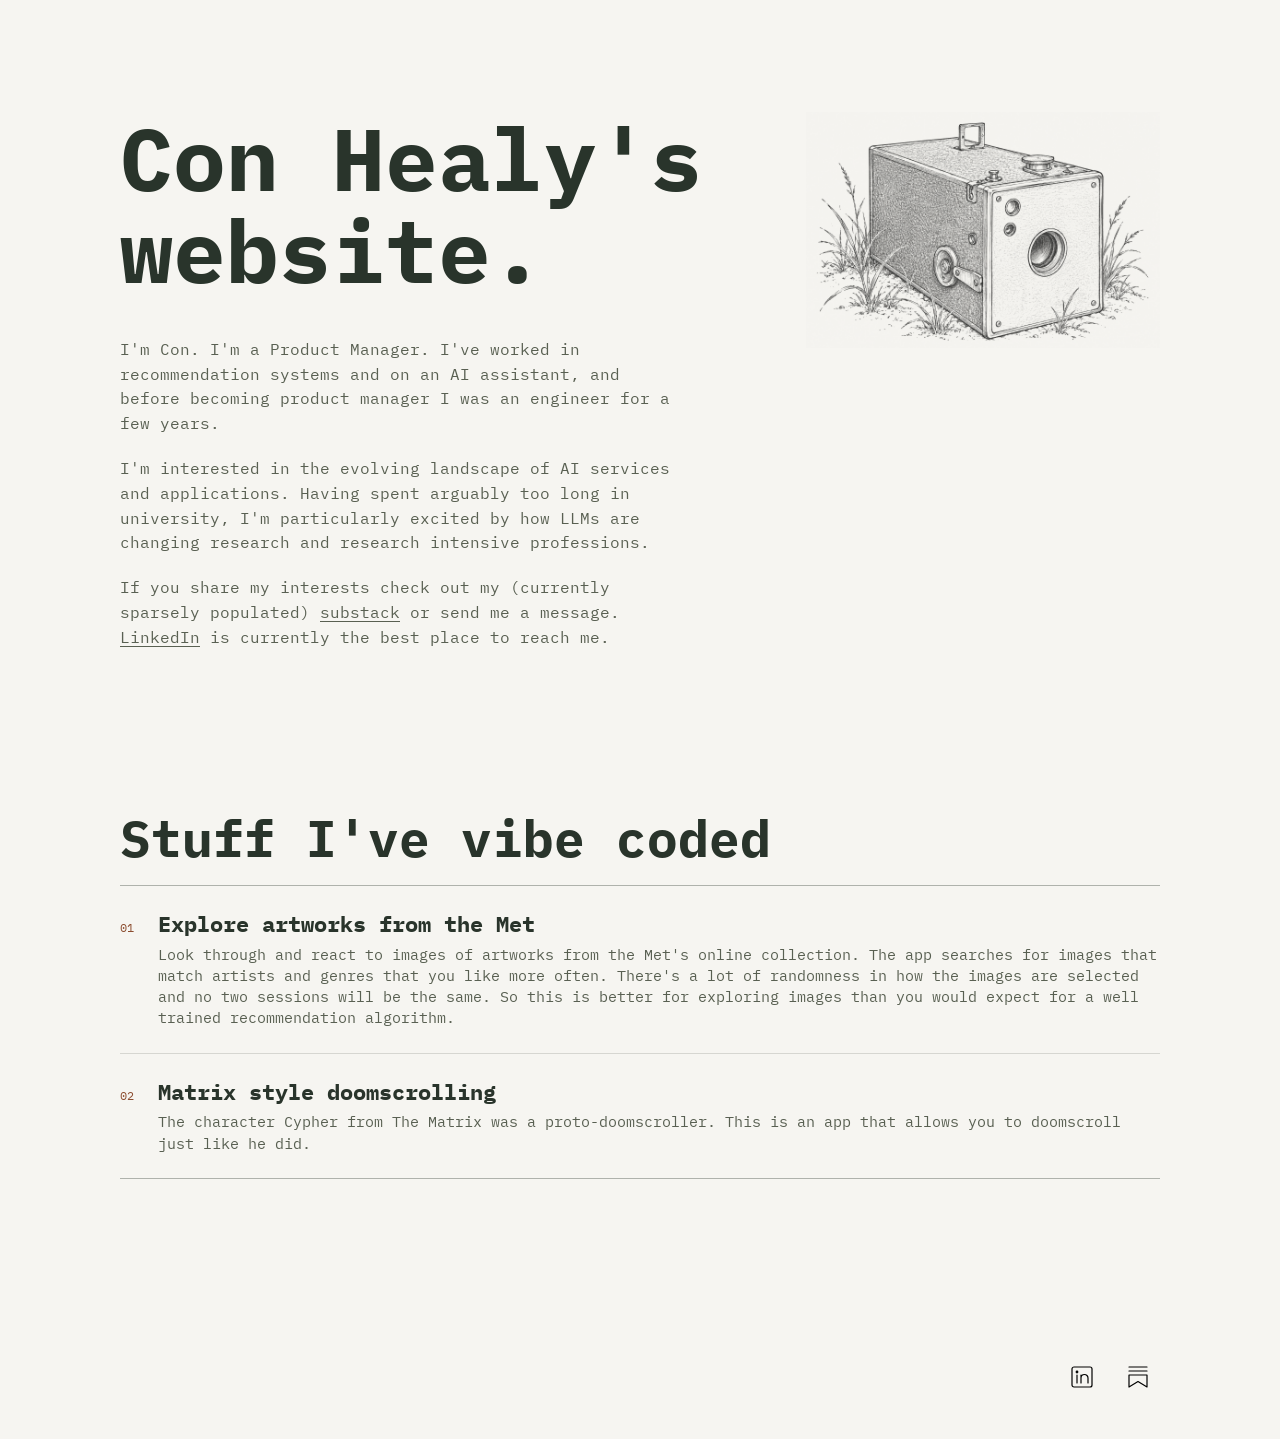
<file: index.html>
<!DOCTYPE html>
<html lang="en">
  <head>
    <meta charset="UTF-8" />
    <meta name="viewport" content="width=device-width, initial-scale=1.0" />
    <title>Con Healy's website</title>
    <meta
      name="description"
      content="A personal website for Con Healy: ideas, interests, and vibe coded web apps."
    />
    <link rel="preconnect" href="https://fonts.googleapis.com" />
    <link rel="preconnect" href="https://fonts.gstatic.com" crossorigin />
    <link href="https://fonts.googleapis.com/css2?family=IBM+Plex+Mono:wght@400;700&display=swap" rel="stylesheet" />
    <link rel="stylesheet" href="styles.css" />
  </head>
  <body>
    <main class="site-shell">
      <div class="content-wrap">
        <img class="camera-illustration" src="assets/kodak-camera.png" alt="" width="1536" height="1024" />
        <section class="intro" id="top" aria-labelledby="page-title">
          <h1 id="page-title">Con Healy's<br />website.</h1>

          <div class="intro-copy">
            <p>
              I'm Con. I'm a Product Manager. I've worked in recommendation
              systems and on an AI assistant, and before becoming product
              manager I was an engineer for a few years.
            </p>
            <p>
              I'm interested in the evolving landscape of AI services and
              applications. Having spent arguably too long in university, I'm
              particularly excited by how LLMs are changing research and research
              intensive professions.
            </p>
            <p>
              If you share my interests check out my (currently sparsely populated)
              <a href="https://conhealy.substack.com/" target="_blank" rel="noreferrer">substack</a>
              or send me a message.
              <a href="https://www.linkedin.com/in/conhealy" target="_blank" rel="noreferrer">LinkedIn</a>
              is currently the best place to reach me.
            </p>
          </div>
        </section>

        <section class="projects" id="projects" aria-labelledby="projects-title">
          <div class="section-heading">
            <h2 id="projects-title">Stuff I've vibe coded</h2>
          </div>

          <div class="project-list">
            <div class="project-card">
              <span class="project-number">01</span>
              <span class="project-info">
                <a class="project-title" href="/explore-met-art">Explore artworks from the Met</a>
                <span class="project-description">
                  Look through and react to images of artworks from the Met's
                  online collection. The app searches for images that match
                  artists and genres that you like more often. There's a lot of
                  randomness in how the images are selected and no two sessions
                  will be the same. So this is better for exploring images than
                  you would expect for a well trained recommendation algorithm.
                </span>
              </span>
            </div>
            <div class="project-card">
              <span class="project-number">02</span>
              <span class="project-info">
                <a class="project-title" href="/matrix-retrofuturistic-doomscroll">Matrix style doomscrolling</a>
                <span class="project-description">
                  The character Cypher from The Matrix was a proto-doomscroller.
                  This is an app that allows you to doomscroll just like he did.
                </span>
              </span>
            </div>
          </div>
        </section>

        <footer class="site-footer">
          <a
            href="https://www.linkedin.com/in/conhealy"
            target="_blank"
            rel="noreferrer"
            aria-label="LinkedIn"
            title="LinkedIn"
          >
            <svg viewBox="0 0 24 24" aria-hidden="true" focusable="false">
              <rect x="2" y="2" width="20" height="20" rx="2" />
              <circle cx="7" cy="7" r="0.8" />
              <path d="M7 10v8M11 10v8M11 13a3.5 3.5 0 0 1 7 0v5" />
            </svg>
          </a>
          <a
            href="https://conhealy.substack.com/"
            target="_blank"
            rel="noreferrer"
            aria-label="Substack"
            title="Substack"
          >
            <svg viewBox="0 0 24 24" aria-hidden="true" focusable="false">
              <path d="M3 2h18M3 6h18M3 10h18v12l-9-5.4L3 22Z" />
            </svg>
          </a>
        </footer>
      </div>
    </main>
  </body>
</html>
</file>
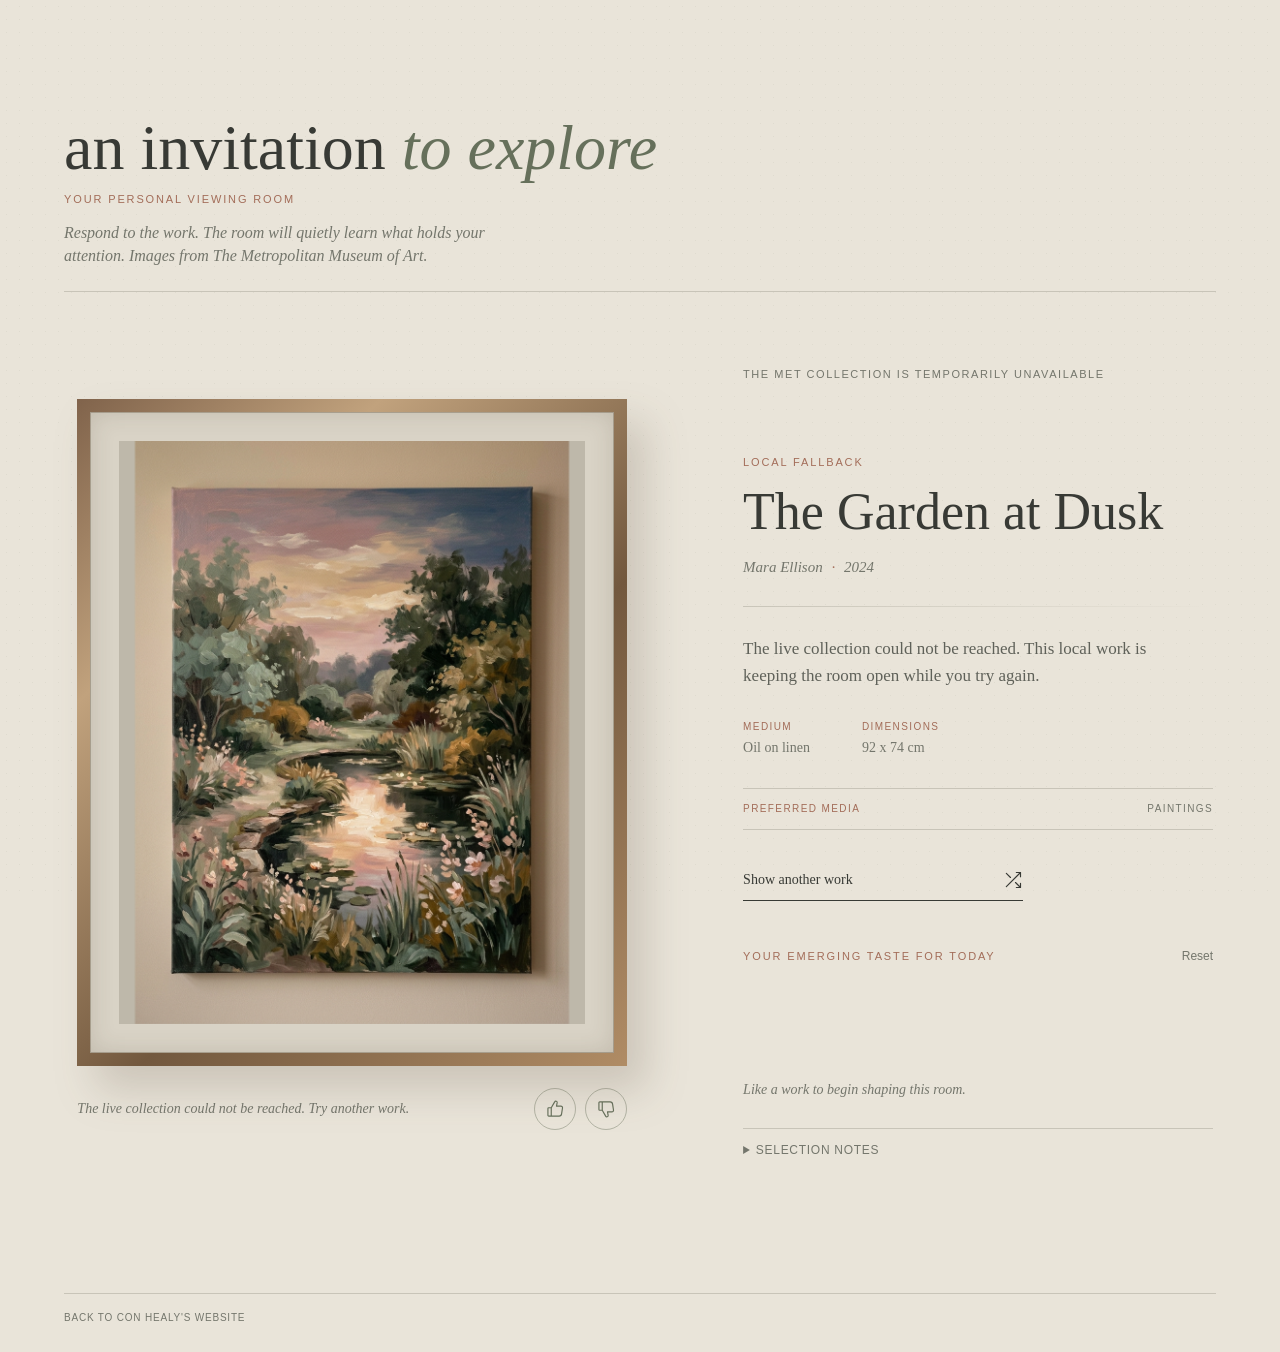
<file: explore-met-art/index.html>
<!doctype html>
<html lang="en">
  <head>
    <meta charset="utf-8" />
    <meta name="viewport" content="width=device-width, initial-scale=1" />
    <base href="/explore-met-art/" />
    <meta name="theme-color" content="#e9e4d9" />
    <meta
      name="description"
      content="An art discovery experience that adapts to your preferences. Images from the Metropolitan Museum of Art."
    />
    <link
      rel="icon"
      type="image/svg+xml"
      href="data:image/svg+xml,%3Csvg xmlns='http://www.w3.org/2000/svg' viewBox='0 0 64 64'%3E%3Crect width='64' height='64' rx='8' fill='%23e9e4d9'/%3E%3Cpath d='M18 46V18h28v28z' fill='none' stroke='%2366705b' stroke-width='3'/%3E%3Cpath d='M23 41l8-11 6 7 4-6' fill='none' stroke='%23a36d59' stroke-width='3'/%3E%3C/svg%3E"
    />
    <title>Stillroom — Art discovery</title>
    <link rel="stylesheet" href="styles.css?v=5" />
    <script src="app.js?v=16" defer></script>
  </head>
  <body>
    <main class="gallery-shell">
      <div class="paper-grain" aria-hidden="true"></div>

      <section class="gallery-intro" aria-labelledby="page-title">
        <p class="eyebrow">Your personal viewing room</p>
        <h1 id="page-title">an invitation <em>to explore</em></h1>
        <p class="intro-copy">Respond to the work. The room will quietly learn what holds your attention. Images from The Metropolitan Museum of Art.</p>
      </section>

      <section id="artwork" class="artwork-layout" aria-label="Artwork viewing room">
        <div class="painting-column">
          <div class="frame-shadow">
            <div class="frame">
              <div class="mat">
                <div class="painting-wrap">
                  <img id="painting" class="painting" src="assets/garden-at-dusk.png" alt="" />
                  <div class="loading-veil" id="loading-veil" aria-hidden="true"><span></span></div>
                </div>
              </div>
            </div>
          </div>

          <div class="artwork-reaction" aria-label="Rate this artwork">
            <span class="reaction-prompt" id="reaction-status" aria-live="polite">Does this work speak to you?</span>
            <div class="reaction-buttons">
              <button class="reaction-button" id="like-button" type="button" aria-label="Like this artwork" aria-pressed="false" title="Like">
                <svg viewBox="0 0 24 24" aria-hidden="true"><path d="M7.5 10.5v10h-3a1 1 0 0 1-1-1v-8a1 1 0 0 1 1-1h3Zm0 0 4.1-7.1a1.6 1.6 0 0 1 3 1l-.8 4.1h5.2a2 2 0 0 1 2 2.3l-1.1 7.1a3 3 0 0 1-3 2.6H7.5"></path></svg>
              </button>
              <button class="reaction-button" id="dislike-button" type="button" aria-label="Dislike this artwork" aria-pressed="false" title="Dislike">
                <svg viewBox="0 0 24 24" aria-hidden="true"><path d="M7.5 13.5v-10h-3a1 1 0 0 0-1 1v8a1 1 0 0 0 1 1h3Zm0 0 4.1 7.1a1.6 1.6 0 0 0 3-1l-.8-4.1h5.2a2 2 0 0 0 2-2.3l-1.1-7.1a3 3 0 0 0-3-2.6H7.5"></path></svg>
              </button>
            </div>
          </div>
          <div class="mobile-next-slot" id="mobile-next-slot"></div>
        </div>

        <article class="details-panel">
          <div class="details-topline">
            <span id="selection-mode">Connecting to the collection</span>
          </div>

          <div class="title-block">
            <p class="work-number" id="artwork-context">From the collection</p>
            <h2 id="artwork-title">The Garden at Dusk</h2>
            <p class="artist-line"><span id="artwork-artist">Mara Ellison</span> <b>·</b> <span id="artwork-year">2024</span></p>
          </div>

          <div class="soft-rule"></div>
          <p class="description" id="artwork-description"></p>

          <dl class="specs">
            <div><dt>Medium</dt><dd id="artwork-medium"></dd></div>
            <div><dt>Dimensions</dt><dd id="artwork-dimensions"></dd></div>
          </dl>

          <a class="artwork-link" id="artwork-link" href="#" target="_blank" rel="noreferrer" hidden>More info on this work</a>

          <details class="filter-details">
            <summary>
              <span>Preferred media</span>
              <span id="media-filter-summary">Paintings</span>
            </summary>
            <form id="media-filter-form">
              <fieldset>
                <legend>Include media</legend>
                <div class="media-options" id="media-options"></div>
              </fieldset>
              <div class="filter-actions">
                <div>
                  <button type="button" class="filter-preset" id="media-fine-art">Fine art</button>
                  <button type="button" class="filter-preset" id="media-all">All media</button>
                </div>
                <button type="submit" class="filter-apply">Apply</button>
              </div>
            </form>
          </details>

          <div id="desktop-next-slot">
            <button type="button" class="next-button" id="next-button">
              <span id="next-button-label">Show another work</span>
              <svg viewBox="0 0 24 24" aria-hidden="true"><path d="M16 3h5v5M4 20 21 3M21 16v5h-5M15 15l6 6M4 4l5 5"></path></svg>
            </button>
          </div>

          <section class="taste-section" aria-labelledby="taste-title">
            <div class="taste-heading">
              <p class="word-cloud-title" id="taste-title">Your emerging taste for today</p>
              <button type="button" class="reset-button" id="reset-button">Reset</button>
            </div>
            <div class="word-cloud" id="word-cloud" aria-live="polite"></div>
            <p class="empty-taste" id="empty-taste">Like a work to begin shaping this room.</p>
          </section>

          <details class="query-details" id="query-details">
            <summary>Selection notes</summary>
            <p class="query-label">How this work was selected</p>
            <p class="query-text" id="query-text">Connecting to The Metropolitan Museum of Art.</p>
          </details>
        </article>
      </section>

      <footer class="site-footer">
        <a href="/">Back to Con Healy's website</a>
      </footer>
    </main>
  </body>
</html>
</file>
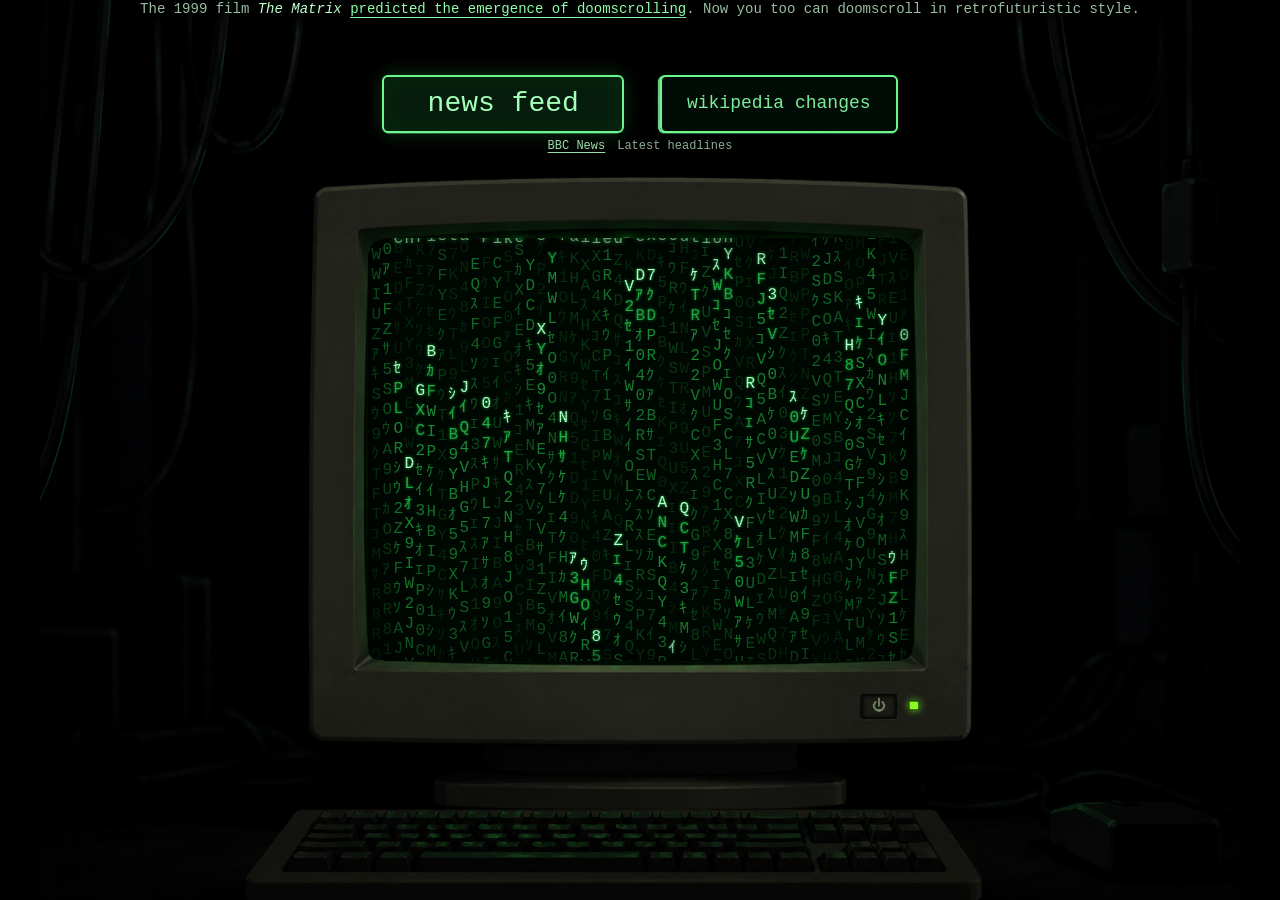
<file: matrix-retrofuturistic-doomscroll/index.html>
<!doctype html>
<html lang="en">
<head>
  <meta charset="utf-8">
  <meta name="viewport" content="width=device-width,initial-scale=1">
  <base href="/matrix-retrofuturistic-doomscroll/">
  <meta name="theme-color" content="#020503">
  <meta name="description" content="News and conversation decoded from a living stream of green code.">
  <title>Matrix Feed</title>
  <link rel="icon" type="image/svg+xml" href="data:image/svg+xml,%3Csvg xmlns='http://www.w3.org/2000/svg' viewBox='0 0 32 32'%3E%3Crect width='32' height='32' rx='4' fill='%23020503'/%3E%3Cpath d='M8 7v18M16 4v17M24 10v18' stroke='%236bff98' stroke-width='3' stroke-dasharray='3 2'/%3E%3C/svg%3E">
  <link rel="stylesheet" href="style.css">
  <script defer src="app.js"></script>
</head>
<body>
  <main class="terminal" aria-label="Matrix feed terminal">
    <div class="scene">
      <img class="scene-image" src="terminal.png" alt="A vintage CRT monitor and keyboard in a dark room with hanging cables" draggable="false">
      <header class="intro">
        <p>The 1999 film <em>The Matrix</em> <a href="https://www.youtube.com/watch?v=MvEXkd3O2ow&amp;t=3s" target="_blank" rel="noopener noreferrer">predicted the emergence of doomscrolling</a>. Now you too can doomscroll in retrofuturistic style.</p>
      </header>
      <nav class="feed-tabs" aria-label="Feed source">
        <button class="feed-tab active" data-feed="news" aria-pressed="true">news feed</button>
        <button class="feed-tab" data-feed="wikipedia" aria-pressed="false">wikipedia changes</button>
      </nav>
      <div class="source-status" aria-live="polite"><a id="source-link" href="https://www.bbc.com/news/world" target="_blank" rel="noopener noreferrer">BBC News</a><span id="feed-status">Connecting...</span></div>
      <section class="screen" aria-label="BBC World News stream">
        <canvas id="rain" aria-hidden="true"></canvas>
        <div class="feed sr-only" id="feed" role="log" aria-label="Sample headlines" aria-live="off"></div>
        <div class="scanlines" aria-hidden="true"></div>
      </section>
      <button class="power" id="pause" aria-label="Pause stream" aria-pressed="false" title="Pause stream"><span aria-hidden="true">&#9211;</span></button>
      <div class="power-led" aria-hidden="true"></div>
    </div>
  </main>
</body>
</html>
</file>
<file: styles.css>
:root {
  color-scheme: light;
  --paper: #f6f5f1;
  --ink: #29342b;
  --muted: #596052;
  --accent: #8c4d30;
  --rule: rgba(45, 53, 44, 0.35);
}

* {
  box-sizing: border-box;
}

html {
  scroll-behavior: smooth;
}

body {
  margin: 0;
  color: var(--ink);
  background: var(--paper);
  font-family: "IBM Plex Mono", monospace;
  -webkit-font-smoothing: antialiased;
}

a {
  color: inherit;
}

.site-shell {
  min-height: 100vh;
  position: relative;
  overflow: hidden;
  background: var(--paper);
}

.camera-illustration {
  pointer-events: none;
  display: block;
  width: 34%;
  height: auto;
  position: absolute;
  top: clamp(4rem, 9vw, 7rem);
  right: 0;
  opacity: 0.8;
  mix-blend-mode: multiply;
}

.content-wrap {
  z-index: 1;
  background: var(--paper);
  width: min(100% - 3rem, 1040px);
  margin: 0 auto;
  position: relative;
}

.intro {
  max-width: 62%;
  padding: clamp(4rem, 9vw, 7rem) 0 10rem;
}

h1,
h2 {
  font-family: inherit;
  letter-spacing: 0;
  margin: 0;
  font-weight: 700;
}

h1 {
  color: var(--ink);
  font-size: clamp(2.5rem, 8vw, 5.5rem);
  line-height: 1.05;
}

h2 {
  font-size: clamp(1.8rem, 4vw, 3.2rem);
  line-height: 1.1;
}

.intro-copy {
  color: var(--muted);
  display: grid;
  grid-template-columns: 1fr;
  gap: 1.25rem;
  max-width: 550px;
  margin-top: 2.5rem;
  font-size: 1rem;
  line-height: 1.55;
}

.intro-copy p {
  margin: 0;
}

.intro-copy a {
  color: inherit;
  text-underline-offset: 3px;
}

.projects {
  padding-bottom: 9rem;
}

.section-heading {
  border-bottom: 1px solid var(--rule);
  display: flex;
  align-items: end;
  justify-content: space-between;
  gap: 2rem;
  padding-bottom: 1.2rem;
}

.project-list {
  border-bottom: 1px solid var(--rule);
}

.project-card {
  border-bottom: 1px solid rgba(45, 53, 44, 0.16);
  display: flex;
  align-items: baseline;
  gap: 1.5rem;
  padding: 1.5rem 0;
  text-decoration: none;
  transition: color 0.2s ease, padding 0.2s ease;
}

.project-card:last-child {
  border-bottom: 0;
}

a.project-card:hover,
a.project-card:focus-visible {
  color: var(--accent);
  padding-left: 0.5rem;
}

.project-card:focus-visible {
  outline: 2px solid var(--accent);
  outline-offset: 6px;
}

.project-number {
  color: var(--accent);
  font-size: 0.75rem;
}

.project-info {
  display: grid;
  gap: 0.35rem;
}

.project-title {
  font-family: inherit;
  font-weight: 700;
  font-size: 1.35rem;
  text-decoration: none;
}

a.project-title:hover {
  text-decoration: underline;
  text-underline-offset: 4px;
}

a.project-title:focus-visible {
  outline: 2px solid var(--ink);
  outline-offset: 4px;
}

.project-description {
  color: var(--muted);
  font-size: 0.95rem;
  line-height: 1.4;
}

.arrow {
  margin-left: auto;
  font-size: 1.5rem;
}

.site-footer {
  color: var(--muted);
  display: flex;
  justify-content: flex-end;
  gap: 0.75rem;
  padding: 2rem 0 2.5rem;
  font-size: 0.85rem;
}

.site-footer a {
  color: #000;
  display: inline-flex;
  align-items: center;
  justify-content: center;
  width: 44px;
  height: 44px;
  text-decoration: none;
}

.site-footer svg {
  width: 24px;
  height: 24px;
  fill: none;
  stroke: currentColor;
  stroke-width: 1.2;
  stroke-linecap: round;
  stroke-linejoin: round;
}

.site-footer a:hover {
  opacity: 0.65;
}

.site-footer a:focus-visible {
  outline: 2px solid #000;
  outline-offset: 2px;
}

@media (max-width: 850px) {
  .camera-illustration {
    position: static;
    width: min(55%, 260px);
    margin: 2rem 0 0 auto;
  }

  .intro {
    max-width: 650px;
    padding: 2rem 0 5rem;
  }
}

@media (max-width: 650px) {
  .content-wrap {
    width: min(100% - 2.25rem, 1040px);
  }

  .intro-copy {
    grid-template-columns: 1fr;
    gap: 0.8rem;
    max-width: 360px;
    margin-top: 2rem;
  }

  .section-heading {
    display: block;
  }

  .project-card {
    gap: 0.8rem;
  }

  .project-description {
    font-size: 0.87rem;
  }

}
</file>
<file: explore-met-art/styles.css>
:root {
  color-scheme: light;
  --background: #e9e4d9;
  --foreground: #383a35;
  --muted: #74766c;
  --line: rgba(73, 73, 57, 0.2);
  --olive: #66705b;
  --clay: #a36d59;
  --paper: #f3efe6;
  --shadow: rgba(70, 58, 40, 0.18);
}

* { box-sizing: border-box; }
html { scroll-behavior: smooth; }
body { margin: 0; background: var(--background); color: var(--foreground); font-family: Georgia, "Times New Roman", serif; }
button, a { font: inherit; }
button { cursor: pointer; }
a { color: inherit; text-decoration: none; }

.gallery-shell { min-height: 100vh; padding: 28px clamp(22px, 5vw, 84px) 28px; position: relative; overflow: hidden; }
.paper-grain { position: fixed; inset: 0; pointer-events: none; opacity: .34; mix-blend-mode: multiply; background-image: radial-gradient(rgba(80,74,56,.17) .55px, transparent .75px), radial-gradient(rgba(255,255,255,.25) .55px, transparent .8px); background-position: 0 0, 7px 9px; background-size: 13px 13px, 17px 17px; }
.site-footer { position: relative; z-index: 1; display: flex; align-items: center; justify-content: space-between; color: var(--muted); font: 12px/1.2 Arial, sans-serif; letter-spacing: .08em; text-transform: uppercase; }

.gallery-intro { position: relative; z-index: 1; display: grid; gap: 14px; max-width: 1180px; margin: clamp(52px, 7vw, 96px) auto clamp(38px, 5vw, 68px); border-bottom: 1px solid var(--line); padding-bottom: 24px; }
.eyebrow, .work-number, .word-cloud-title, .query-label { color: var(--clay); font: 11px/1.3 Arial, sans-serif; letter-spacing: .17em; text-transform: uppercase; }
.eyebrow { margin: 0; white-space: nowrap; }
.gallery-intro h1 { order: -1; margin: 0; font-size: clamp(38px, 5vw, 72px); font-weight: 400; line-height: .95; letter-spacing: 0; }
.gallery-intro h1 em { color: var(--olive); font-weight: 400; }
.intro-copy { max-width: 480px; margin: 0; color: var(--muted); font-size: 16px; line-height: 1.45; font-style: italic; }

.artwork-layout { position: relative; z-index: 1; display: grid; grid-template-columns: minmax(300px, 1fr) minmax(300px, .82fr); align-items: center; gap: clamp(48px, 8vw, 130px); max-width: 1180px; margin: 0 auto 120px; }
.painting-column { min-width: 0; }
.mobile-next-slot { display: none; }
.frame-shadow { width: min(100%, 550px); margin: auto; filter: drop-shadow(19px 24px 20px var(--shadow)); }
.frame { padding: 13px; background: linear-gradient(135deg, #80634b, #c1a27d 25%, #72583e 60%, #b08c65); }
.mat { padding: clamp(16px, 2.5vw, 29px); background: #d9d3c6; box-shadow: inset 0 0 0 1px rgba(80,63,42,.3), inset 0 0 25px rgba(71,56,38,.16); }
.painting-wrap { position: relative; aspect-ratio: 4 / 5; overflow: hidden; background: #beb8aa; }
.painting { display: block; width: 100%; height: 100%; object-fit: contain; animation: reveal .7s both; }
.painting.is-changing { animation: none; opacity: .25; transform: scale(1.02); }
.loading-veil { position: absolute; inset: 0; display: grid; place-items: center; opacity: 0; background: rgba(217,211,198,.38); pointer-events: none; transition: opacity .2s; }
.loading-veil.is-visible { opacity: 1; }
.loading-veil span { width: 27px; height: 27px; border: 1px solid rgba(56,58,53,.25); border-top-color: var(--clay); border-radius: 50%; animation: spin .8s linear infinite; }
@keyframes spin { to { transform: rotate(360deg); } }
@keyframes reveal { from { opacity: .35; transform: scale(1.025); } to { opacity: 1; transform: scale(1); } }

.artwork-reaction { width: min(100%, 550px); margin: 22px auto 0; display: flex; align-items: center; justify-content: space-between; color: var(--muted); }
.reaction-prompt { font-size: 14px; font-style: italic; }
.reaction-buttons { display: flex; gap: 9px; }
.reaction-button { width: 42px; height: 42px; padding: 9px; display: grid; place-items: center; color: var(--olive); background: transparent; border: 1px solid rgba(102,112,91,.42); border-radius: 50%; transition: background .2s, color .2s, border-color .2s, transform .2s; }
.reaction-button:hover, .reaction-button:focus-visible { color: var(--clay); border-color: var(--clay); outline: none; transform: translateY(-2px); }
.reaction-button.is-selected { color: var(--paper); border-color: var(--clay); background: var(--clay); }
.reaction-button:disabled { opacity: .45; cursor: wait; }
.reaction-button svg, .next-button svg { width: 20px; height: 20px; fill: none; stroke: currentColor; stroke-linecap: round; stroke-linejoin: round; stroke-width: 1.4; }

.details-panel { min-width: 0; max-width: 470px; padding: 12px 0 14px; }
.details-topline { display: flex; justify-content: space-between; color: var(--muted); font: 11px/1.2 Arial, sans-serif; letter-spacing: .14em; text-transform: uppercase; }
.title-block { margin: clamp(44px, 6vw, 74px) 0 30px; }
.work-number { margin: 0 0 16px; }
.title-block h2 { margin: 0; overflow-wrap: anywhere; font-size: 52px; font-weight: 400; line-height: 1; letter-spacing: 0; }
.artist-line { margin: 21px 0 0; color: var(--muted); font-size: 15px; font-style: italic; }
.artist-line b { color: var(--clay); padding: 0 5px; font-weight: 400; }
.soft-rule { height: 1px; background: linear-gradient(90deg, var(--line), transparent); }
.description { max-width: 420px; margin: 28px 0 31px; color: #5f6159; font-size: 17px; line-height: 1.62; }
.specs { display: flex; gap: 52px; margin: 0; color: var(--muted); font-size: 14px; }
.specs div { display: grid; gap: 7px; }
.specs dt { color: var(--clay); font: 10px/1.2 Arial, sans-serif; letter-spacing: .14em; text-transform: uppercase; }
.specs dd { margin: 0; overflow-wrap: anywhere; }
.artwork-link { display: inline-block; margin-top: 28px; padding-bottom: 3px; color: var(--muted); border-bottom: 1px solid var(--line); font: 11px/1.2 Arial, sans-serif; letter-spacing: .08em; text-transform: uppercase; }
.artwork-link:hover, .artwork-link:focus-visible { color: var(--clay); border-color: var(--clay); outline: none; }
.artwork-link[hidden] { display: none; }
.filter-details { margin-top: 32px; padding: 14px 0; border-top: 1px solid var(--line); border-bottom: 1px solid var(--line); }
.filter-details summary { display: flex; justify-content: space-between; gap: 24px; cursor: pointer; color: var(--clay); font: 10px/1.2 Arial, sans-serif; letter-spacing: .14em; text-transform: uppercase; list-style: none; }
.filter-details summary::-webkit-details-marker { display: none; }
.filter-details summary span:last-child { color: var(--muted); text-align: right; }
.filter-details form { padding-top: 20px; }
.filter-details fieldset { min-width: 0; margin: 0; padding: 0; border: 0; }
.filter-details legend { margin-bottom: 12px; color: var(--muted); font: italic 13px/1.3 Georgia, serif; }
.media-options { display: grid; grid-template-columns: repeat(2, minmax(0, 1fr)); gap: 9px 18px; }
.media-option { min-width: 0; display: flex; align-items: center; gap: 8px; color: var(--foreground); font: 12px/1.3 Arial, sans-serif; }
.media-option input { width: 14px; height: 14px; margin: 0; accent-color: var(--clay); }
.media-option span { overflow-wrap: anywhere; }
.filter-actions { margin-top: 18px; display: flex; align-items: center; justify-content: space-between; gap: 18px; }
.filter-actions > div { display: flex; gap: 14px; }
.filter-preset, .filter-apply { padding: 3px 0; color: var(--muted); background: transparent; border: 0; border-bottom: 1px solid transparent; font: 11px/1.2 Arial, sans-serif; }
.filter-preset:hover, .filter-preset:focus-visible { color: var(--clay); border-color: var(--clay); outline: none; }
.filter-apply { color: var(--foreground); border-color: var(--foreground); }
.filter-apply:hover, .filter-apply:focus-visible { color: var(--clay); border-color: var(--clay); outline: none; }
.next-button { width: 100%; max-width: 280px; margin-top: 40px; padding: 0 0 10px; display: flex; align-items: center; justify-content: space-between; color: var(--foreground); text-align: left; background: transparent; border: 0; border-bottom: 1px solid var(--foreground); font-size: 14px; transition: max-width .25s, color .25s; }
.next-button:hover, .next-button:focus-visible { max-width: 310px; color: var(--clay); outline: none; }
.next-button:disabled { opacity: .45; cursor: wait; }

.taste-section { margin-top: 46px; }
.taste-heading { display: flex; justify-content: space-between; align-items: center; }
.word-cloud-title { margin: 0; }
.reset-button { color: var(--muted); background: transparent; border: 0; border-bottom: 1px solid transparent; padding: 2px 0; font: 12px/1.2 Arial, sans-serif; }
.reset-button:hover, .reset-button:focus-visible { color: var(--clay); border-color: var(--clay); outline: none; }
.word-cloud { min-height: 80px; margin: 18px -8px 0; padding: 4px 8px; display: flex; flex-wrap: wrap; align-items: baseline; gap: 7px 16px; color: var(--olive); mask-image: linear-gradient(90deg, transparent, #000 4%, #000 96%, transparent); }
.cloud-word { display: inline-block; font-style: italic; line-height: 1.05; }
.cloud-word:nth-child(3n+1) { color: var(--clay); }
.empty-taste { margin: 18px 0 0; color: var(--muted); font-size: 14px; font-style: italic; }
.query-details { margin-top: 30px; padding-top: 14px; border-top: 1px solid var(--line); color: var(--muted); }
.query-details summary { cursor: pointer; width: fit-content; font: 12px/1.3 Arial, sans-serif; letter-spacing: .06em; text-transform: uppercase; }
.query-details summary:hover { color: var(--clay); }
.query-label { margin: 18px 0 8px; font-size: 9px; }
.query-text { margin: 0; font-size: 14px; line-height: 1.45; font-style: italic; }
.site-footer { max-width: 1180px; margin: 0 auto; padding-top: 18px; border-top: 1px solid var(--line); font-size: 10px; }

@media (max-width: 860px) {
  .mobile-next-slot { display: block; width: min(100%, 550px); margin: 16px auto 0; }
  .mobile-next-slot .next-button { margin-top: 0; min-height: 44px; }
  .artwork-layout { grid-template-columns: 1fr; gap: 64px; margin-bottom: 90px; }
  .details-panel { max-width: 550px; margin: auto; }
  .title-block h2 { font-size: 46px; }
}

@media (max-width: 560px) {
  .gallery-shell { padding: 21px 18px 24px; }
  .gallery-intro { margin: 54px auto 46px; }
  .gallery-intro h1 { font-size: 42px; }
  .frame { padding: 9px; }
  .mat { padding: 15px; }
  .title-block h2 { font-size: 36px; }
  .specs { gap: 28px; }
  .media-options { grid-template-columns: 1fr; }
}

@media (prefers-reduced-motion: reduce) {
  html { scroll-behavior: auto; }
  *, *::before, *::after { animation-duration: .01ms !important; animation-iteration-count: 1 !important; transition-duration: .01ms !important; }
}
</file>
<file: matrix-retrofuturistic-doomscroll/style.css>
:root { color-scheme: dark; font-family: 'Courier New', monospace; background: #000; color: #8dffa8; }
* { box-sizing: border-box; }
body { margin: 0; }
.intro { position: absolute; top: 0; left: 2%; right: 2%; z-index: 1; text-align: center; }
.intro p { max-width: 1000px; margin: 0 auto; color: #99bda1; font-size: .875rem; line-height: 1.35; text-shadow: 0 1px 4px #000; }
.intro em { color: #bdffcd; }
.intro a { color: #8dffa8; text-decoration-thickness: 1px; text-underline-offset: 4px; }
.intro a:hover { color: #d2ffdc; }
.intro a:focus-visible { outline: 2px solid #c6ffd1; outline-offset: 4px; }
button { font: inherit; cursor: pointer; }
.terminal { min-height: 100svh; display: grid; grid-template-columns: minmax(0, 1fr); place-items: center; overflow: hidden; background: #000; }
.scene { position: relative; width: min(100vw, 133.333svh); aspect-ratio: 4 / 3; flex: none; }
.scene-image { width: 100%; height: 100%; display: block; user-select: none; }
.feed-tabs { position: absolute; left: 28.5%; right: 28.5%; top: 8.3%; height: 6.5%; display: flex; gap: 6.8%; }
.feed-tab { flex: 1; min-width: 0; border: 2px solid #6df68e; border-radius: 6px; background: #000c05; color: #7ded99; font-size: 1.75rem; line-height: 1; letter-spacing: 0; box-shadow: 0 0 10px #26d9670d; transition: background .2s, box-shadow .2s, color .2s; }
.feed-tab.active { background: #061d0d; color: #a4ffb8; box-shadow: 0 0 19px #41fa7230, inset 0 0 22px #20d25112; }
.feed-tab:hover { background: #0c2915; box-shadow: 0 0 22px #41fa723f; }
.feed-tab[data-feed="wikipedia"] { font-size: .875rem; line-height: 1.1; padding: 0 4px; }
.source-status { position: absolute; top: 15.5%; left: 24%; right: 24%; display: flex; justify-content: center; flex-wrap: wrap; gap: 4px 12px; font-size: .75rem; line-height: 1.3; color: #8cac94; text-align: center; }
.source-status a { color: #99dba9; text-underline-offset: 3px; }
@media (min-width: 1200px) { .feed-tab[data-feed="wikipedia"] { font-size: 1.125rem; } }
button:focus-visible { outline: 2px solid #c6ffd1; outline-offset: 5px; }
.screen { position: absolute; top: 26.4%; left: 27.35%; width: 45.5%; height: 47%; border-radius: 4% / 5%; overflow: hidden; background: #000802; box-shadow: inset 0 0 36px 12px #000, 0 0 16px #1bec3c18; isolation: isolate; }
#rain { position: absolute; width: 100%; height: 100%; inset: 0; }
.sr-only { position: absolute; width: 1px; height: 1px; padding: 0; margin: -1px; overflow: hidden; clip-path: inset(50%); white-space: nowrap; border: 0; }
.scanlines { position: absolute; inset: 0; pointer-events: none; background: repeating-linear-gradient(0deg, #0002 0px, #0002 1px, transparent 1px, transparent 3px); box-shadow: inset 0 0 30px 7px #0009; }
.power { position: absolute; left: 68.45%; top: 77.1%; width: 2.95%; height: 2.8%; padding: 0; background: #1b1d15; border: 2px solid #070a06; border-radius: 3px; color: #75836a; font-size: .875rem; box-shadow: inset 0 0 4px #000; }
.power:hover { color: #abffba; }
.power::after { content: ''; position: absolute; inset: -10px; }
.power-led { position: absolute; left: 72.5%; top: 77.95%; width: .65%; height: .8%; background: #8efa25; box-shadow: 0 0 8px #81ff29; }
.paused .power-led { background: #ba8b3a; box-shadow: 0 0 7px #ba8b3a70; }
@media (max-width: 1000px) and (min-width: 601px) { .feed-tab { font-size: 1.25rem; } }
@media (max-width: 600px) {
  .scene { width: 196vw; margin-top: 26px; }
  .intro { left: 50%; right: auto; width: calc(100vw - 32px); transform: translateX(-50%); top: -104px; }
  .scene::before { content: ''; position: absolute; left: 0; right: 0; top: -120px; height: 120px; background: url('terminal.png') center top / 100% 2400px; }
  .feed-tabs { left: 28.5%; right: 28.5%; top: 8.3%; height: 6.5%; gap: 6.8%; }
  .feed-tab { font-size: 1.125rem; }
}
@media (max-height: 580px) and (min-width: 601px) { .feed-tab { font-size: 1rem; } }
@media (prefers-reduced-motion: reduce) { *, *::after { animation: none !important; transition: none !important; } }
</file>
